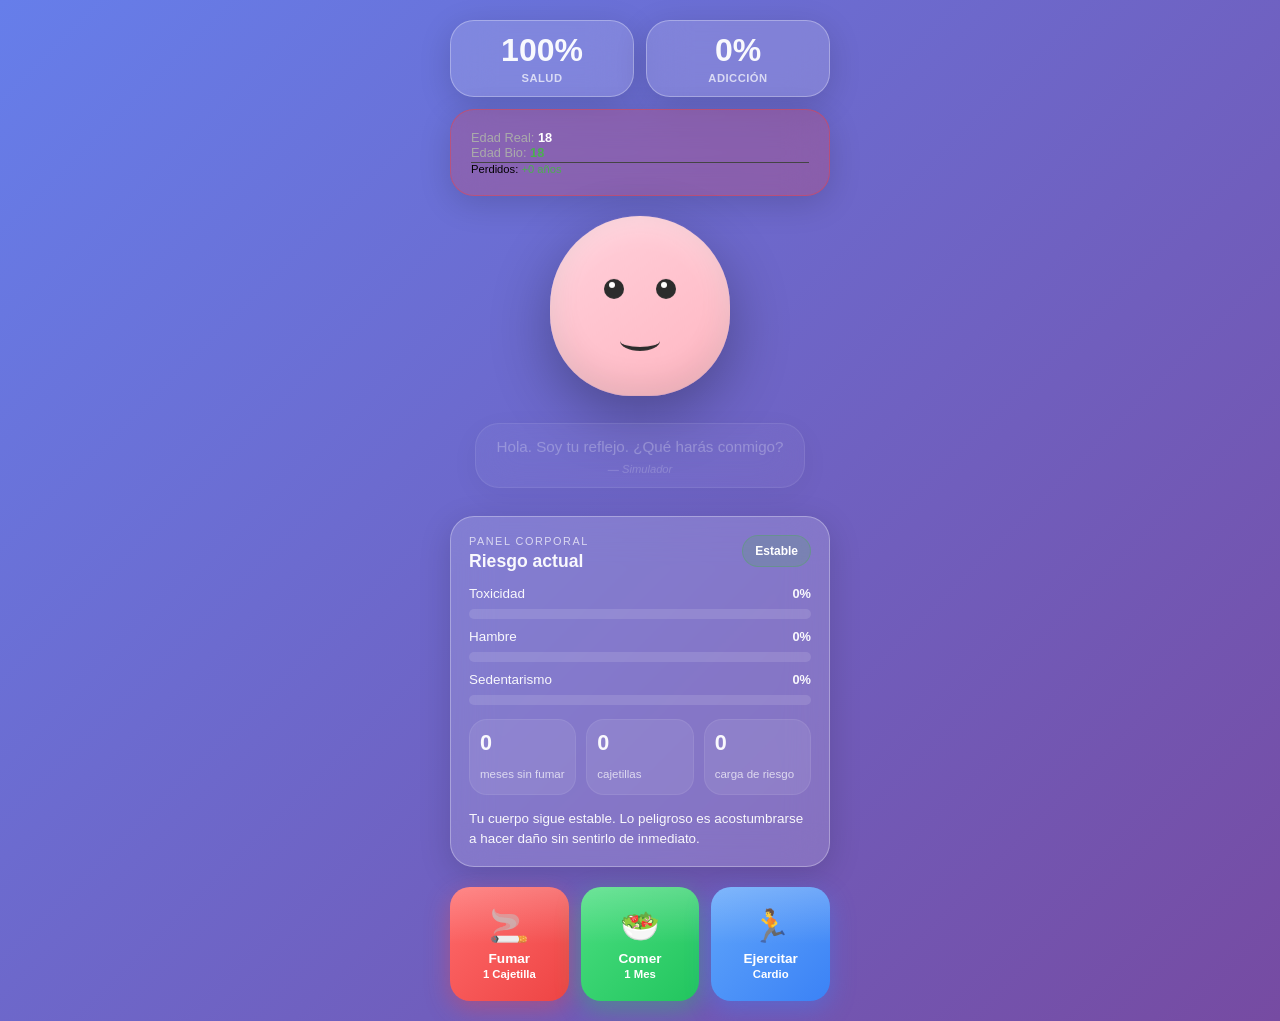
<file: index.html>
<!DOCTYPE html>
<html lang="es">

<head>
    <meta charset="UTF-8">
    <meta http-equiv="refresh" content="0; url=./webapp/">
    <meta name="viewport" content="width=device-width, initial-scale=1.0">
    <title>Viaje de Humo</title>
</head>

<body>
    <p>Redirigiendo al simulador... <a href="./webapp/">Abrir ahora</a></p>
</body>

</html>
</file>
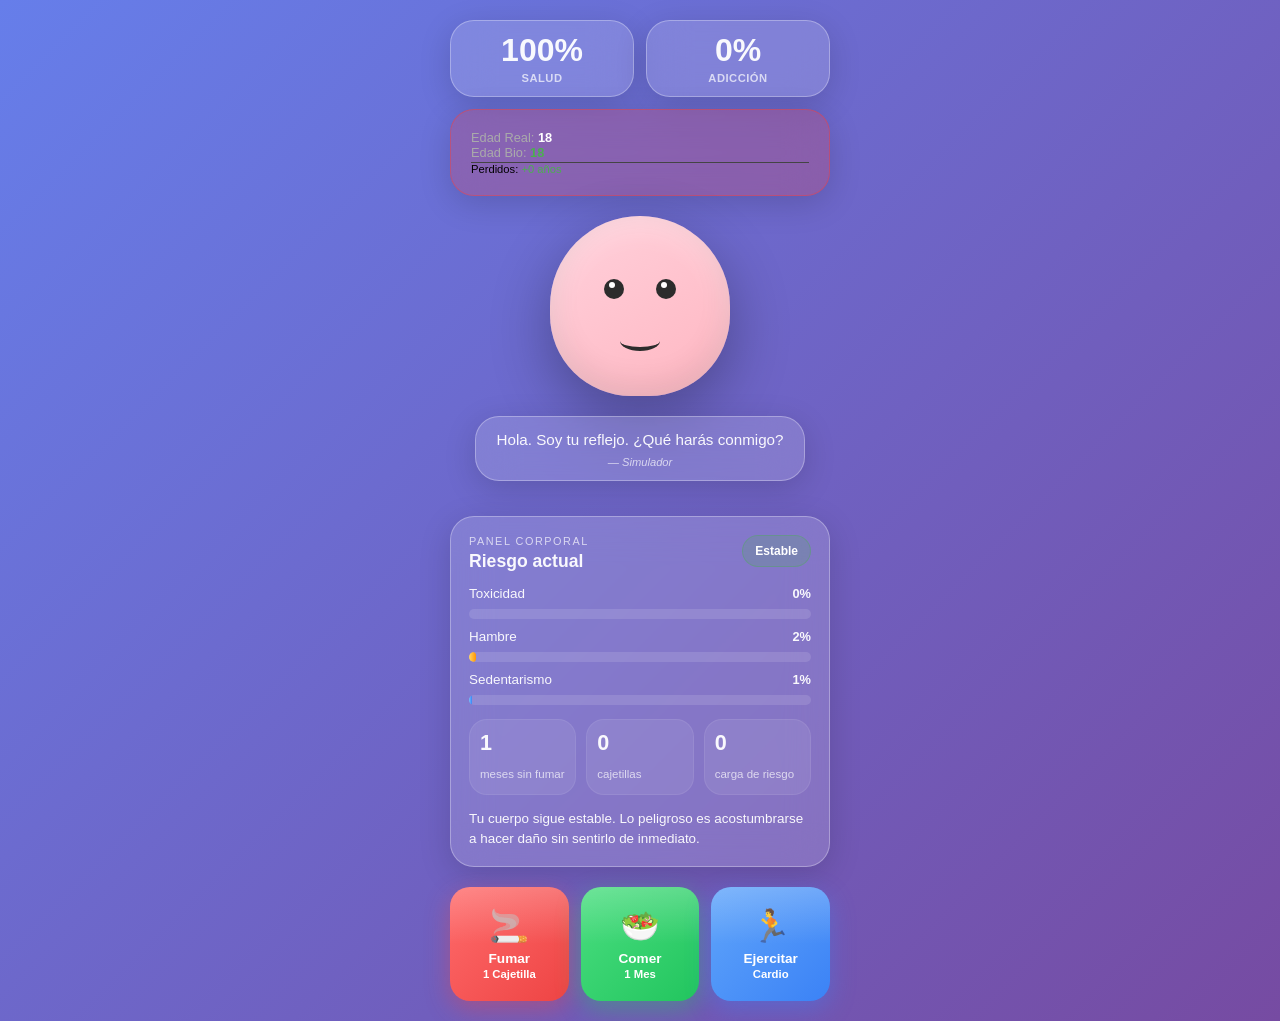
<file: webapp/index.html>
<!DOCTYPE html>
<html lang="es">

<head>
    <meta charset="UTF-8">
    <meta name="viewport"
        content="width=device-width, initial-scale=1.0, maximum-scale=1.0, user-scalable=no, viewport-fit=cover">
    <meta name="apple-mobile-web-app-capable" content="yes">
    <meta name="apple-mobile-web-app-status-bar-style" content="black-translucent">
    <meta name="description"
        content="Simulador interactivo de prevención para visualizar el impacto del tabaquismo, la alimentación y la actividad física en el cuerpo.">
    <meta name="theme-color" content="#667eea">
    <title>Viaje de Humo</title>
    <link rel="stylesheet" href="css/styles.css">
</head>

<body class="state-healthy">
    <div id="game-container">

        <!-- Stats Bar -->
        <header id="stats-bar">
            <div class="stat-card glass-card">
                <div id="health-value" class="stat-value">100%</div>
                <div class="stat-label">Salud</div>
            </div>
            <div class="stat-card glass-card" id="addiction-card">
                <div id="addiction-value" class="stat-value">0%</div>
                <div class="stat-label">Adicción</div>
            </div>
            <!-- Life Lost Widget (Apple Health Style) -->
            <div id="life-lost-card" class="glass-card hidden">
                <div id="life-lost-value" style="width:100%">
                    <!-- Injected by JS -->
                </div>
            </div>
        </header>

        <!-- Main Stage -->
        <main id="stage">
            <div id="character-container">
                <div id="character" class="state-healthy">
                    <div class="face">
                        <div class="eye left"></div>
                        <div class="eye right"></div>
                        <div class="mouth"></div>
                    </div>
                </div>
                <div id="smoke-cloud">💨</div>
                <div id="thought-bubble">🚬</div>
            </div>

            <div id="message-area">
                <div class="glass-card">
                    <p id="game-message">Hola. Soy tu reflejo. ¿Qué harás conmigo?</p>
                    <span id="message-source"></span>
                </div>
            </div>
        </main>

        <section id="status-panel" class="glass-card">
            <div class="panel-header">
                <div>
                    <p class="panel-eyebrow">Panel corporal</p>
                    <h1 class="panel-title">Riesgo actual</h1>
                </div>
                <div id="risk-pill" class="risk-pill risk-low">Estable</div>
            </div>

            <div class="meter-grid">
                <div class="meter-card">
                    <div class="meter-header">
                        <span>Toxicidad</span>
                        <strong id="toxicity-value">0%</strong>
                    </div>
                    <div class="meter-track">
                        <div id="toxicity-bar" class="meter-fill meter-danger"></div>
                    </div>
                </div>

                <div class="meter-card">
                    <div class="meter-header">
                        <span>Hambre</span>
                        <strong id="hunger-value">0%</strong>
                    </div>
                    <div class="meter-track">
                        <div id="hunger-bar" class="meter-fill meter-warning"></div>
                    </div>
                </div>

                <div class="meter-card">
                    <div class="meter-header">
                        <span>Sedentarismo</span>
                        <strong id="inactivity-value">0%</strong>
                    </div>
                    <div class="meter-track">
                        <div id="inactivity-bar" class="meter-fill meter-info"></div>
                    </div>
                </div>
            </div>

            <div id="summary-strip">
                <div class="summary-chip">
                    <strong id="streak-value">0</strong>
                    <span>meses sin fumar</span>
                </div>
                <div class="summary-chip">
                    <strong id="packs-value">0</strong>
                    <span>cajetillas</span>
                </div>
                <div class="summary-chip">
                    <strong id="risk-score-value">0</strong>
                    <span>carga de riesgo</span>
                </div>
            </div>

            <p id="risk-note">Tu cuerpo sigue estable. Lo peligroso en este juego es normalizar el daño antes de sentirlo.</p>
        </section>

        <!-- Controls -->
        <footer id="controls">
            <button id="btn-smoke" class="control-btn btn-danger">
                <span class="icon">🚬</span>
                <span class="label">Fumar<br><small>1 Cajetilla</small></span>
            </button>
            <button id="btn-heal" class="control-btn btn-success">
                <span class="icon">🥗</span>
                <span class="label">Comer<br><small>1 Mes</small></span>
            </button>
            <button id="btn-exercise" class="control-btn btn-info">
                <span class="icon">🏃</span>
                <span class="label">Ejercitar<br><small>Cardio</small></span>
            </button>
        </footer>
    </div>

    <!-- Game Over Modal -->
    <div id="modal-overlay">
        <div id="modal-content" class="glass-card">
            <h2 id="modal-title">Colapso</h2>
            <p id="modal-body">Tu cuerpo no pudo más.</p>
            <a href="https://www.who.int/es/news-room/fact-sheets/detail/tobacco" target="_blank"
                class="modal-btn primary">Necesito ayuda real</a>
            <button id="modal-reset" class="modal-btn secondary">Intentar de nuevo</button>
        </div>
    </div>

    <script src="js/app.js"></script>
</body>

</html>
</file>
<file: webapp/css/styles.css>
:root {
    /* Apple-inspired Color System */
    --bg-gradient-healthy: linear-gradient(135deg, #667eea 0%, #764ba2 100%);
    --bg-gradient-warning: linear-gradient(135deg, #f093fb 0%, #f5576c 100%);
    --bg-gradient-danger: linear-gradient(135deg, #434343 0%, #000000 100%);

    /* Glass Effects */
    --glass-bg: rgba(255, 255, 255, 0.15);
    --glass-border: rgba(255, 255, 255, 0.3);
    --glass-shadow: 0 8px 32px rgba(0, 0, 0, 0.15);
    --glass-blur: blur(20px);

    /* Typography */
    --font-primary: -apple-system, BlinkMacSystemFont, 'SF Pro Display', 'Segoe UI', Roboto, sans-serif;

    /* Semantic Colors */
    --color-success: #34C759;
    --color-warning: #FF9500;
    --color-danger: #FF3B30;
    --color-text-primary: rgba(255, 255, 255, 0.95);
    --color-text-secondary: rgba(255, 255, 255, 0.7);

    /* Spacing */
    --spacing-xs: 8px;
    --spacing-sm: 12px;
    --spacing-md: 20px;
    --spacing-lg: 32px;

    /* Animation */
    --ease-apple: cubic-bezier(0.25, 0.46, 0.45, 0.94);
    --ease-bounce: cubic-bezier(0.68, -0.55, 0.265, 1.55);
}

* {
    box-sizing: border-box;
    margin: 0;
    padding: 0;
    -webkit-tap-highlight-color: transparent;
}

body {
    font-family: var(--font-primary);
    min-height: 100vh;
    background: var(--bg-gradient-healthy);
    display: flex;
    justify-content: center;
    align-items: center;
    transition: background 2s var(--ease-apple);
    overflow-x: hidden;
    overflow-y: auto;
}

body.state-warning {
    background: var(--bg-gradient-warning);
}

body.state-danger {
    background: var(--bg-gradient-danger);
}

#game-container {
    width: 100%;
    max-width: 420px;
    min-height: 100vh;
    display: flex;
    flex-direction: column;
    padding: var(--spacing-md);
    gap: var(--spacing-md);
    position: relative;
}

/* === GLASS CARD COMPONENT === */
.glass-card {
    background: var(--glass-bg);
    backdrop-filter: var(--glass-blur);
    -webkit-backdrop-filter: var(--glass-blur);
    border-radius: 24px;
    border: 1px solid var(--glass-border);
    box-shadow: var(--glass-shadow);
    padding: var(--spacing-md);
}

/* === HEADER STATS === */
#stats-bar {
    display: grid;
    grid-template-columns: 1fr 1fr;
    gap: var(--spacing-sm);
}

.stat-card {
    text-align: center;
    padding: var(--spacing-sm);
}

.stat-value {
    font-size: 2rem;
    font-weight: 700;
    color: var(--color-text-primary);
    line-height: 1.1;
}

.stat-label {
    font-size: 0.7rem;
    font-weight: 600;
    text-transform: uppercase;
    letter-spacing: 0.5px;
    color: var(--color-text-secondary);
    margin-top: 4px;
}

.stat-critical .stat-value {
    color: var(--color-danger);
}

.stat-warning .stat-value {
    color: var(--color-warning);
}

/* Life Lost Indicator */
#life-lost-card {
    grid-column: 1 / -1;
    display: flex;
    align-items: center;
    gap: var(--spacing-sm);
    background: rgba(255, 59, 48, 0.2);
    border-color: rgba(255, 59, 48, 0.4);
}

#life-lost-card .icon {
    font-size: 1.5rem;
}

#life-lost-card .stat-value {
    font-size: 1.2rem;
    color: #FF6B6B;
}

/* === MAIN STAGE === */
#stage {
    flex: 1;
    min-height: 260px;
    display: flex;
    flex-direction: column;
    justify-content: center;
    align-items: center;
    position: relative;
}

/* Character Container */
#character-container {
    position: relative;
    width: 180px;
    height: 180px;
}

#character {
    width: 100%;
    height: 100%;
    background: linear-gradient(145deg, #FFD1DC 0%, #FFB6C1 100%);
    border-radius: 50% 50% 45% 45%;
    position: relative;
    box-shadow:
        0 20px 60px rgba(0, 0, 0, 0.3),
        inset 0 -10px 30px rgba(0, 0, 0, 0.1),
        inset 0 10px 30px rgba(255, 255, 255, 0.3);
    transition: all 0.8s var(--ease-apple);
    animation: float 4s ease-in-out infinite;
}

@keyframes float {

    0%,
    100% {
        transform: translateY(0);
    }

    50% {
        transform: translateY(-10px);
    }
}

/* Character States */
#character.state-sick {
    background: linear-gradient(145deg, #E8D5B7 0%, #C4A77D 100%);
    animation: float 6s ease-in-out infinite;
}

#character.state-critical {
    background: linear-gradient(145deg, #8B9A8B 0%, #5A6B5A 100%);
    animation: tremble 0.3s infinite;
}

@keyframes tremble {

    0%,
    100% {
        transform: translateX(0);
    }

    25% {
        transform: translateX(-2px) rotate(-1deg);
    }

    75% {
        transform: translateX(2px) rotate(1deg);
    }
}

/* Face Features */
.face {
    position: relative;
    width: 100%;
    height: 100%;
}

@keyframes bounce {

    0%,
    100% {
        transform: scale(1);
    }

    50% {
        transform: scale(0.95) translateY(10px);
    }
}

.bounce {
    animation: bounce 0.5s var(--ease-bounce);
}

@keyframes shake {

    0%,
    100% {
        transform: translateX(0);
    }

    25% {
        transform: translateX(-4px);
    }

    75% {
        transform: translateX(4px);
    }
}

.shake {
    animation: shake 0.35s ease-in-out;
}

.eye {
    position: absolute;
    top: 35%;
    width: 20px;
    height: 20px;
    background: #2C2C2C;
    border-radius: 50%;
    animation: blink 4s infinite;
}

.eye.left {
    left: 30%;
}

.eye.right {
    right: 30%;
}

.eye::after {
    content: '';
    position: absolute;
    top: 3px;
    left: 5px;
    width: 6px;
    height: 6px;
    background: white;
    border-radius: 50%;
}

@keyframes blink {

    0%,
    45%,
    55%,
    100% {
        transform: scaleY(1);
    }

    50% {
        transform: scaleY(0.1);
    }
}

.mouth {
    position: absolute;
    bottom: 25%;
    left: 50%;
    transform: translateX(-50%);
    width: 40px;
    height: 20px;
    border-bottom: 4px solid #2C2C2C;
    border-radius: 0 0 50% 50%;
    transition: all 0.3s;
}

#character.state-sick .mouth {
    border-bottom: none;
    border-top: 4px solid #555;
    border-radius: 50% 50% 0 0;
}

#character.state-critical .mouth {
    width: 25px;
    height: 25px;
    border: 4px solid #333;
    border-radius: 50%;
}

/* Thought Bubble */
#thought-bubble {
    position: absolute;
    top: -30px;
    right: -20px;
    background: white;
    border-radius: 20px;
    padding: 10px 15px;
    font-size: 1.2rem;
    box-shadow: 0 4px 15px rgba(0, 0, 0, 0.2);
    opacity: 0;
    transform: scale(0.5);
    transition: all 0.4s var(--ease-bounce);
}

#thought-bubble.visible {
    opacity: 1;
    transform: scale(1);
}

#thought-bubble::before {
    content: '';
    position: absolute;
    bottom: -8px;
    left: 20px;
    width: 12px;
    height: 12px;
    background: white;
    border-radius: 50%;
}

/* Smoke Effect */
#smoke-cloud {
    position: absolute;
    top: -40px;
    font-size: 3rem;
    opacity: 0;
    pointer-events: none;
}

#smoke-cloud.active {
    animation: smoke 2s ease-out forwards;
}

@keyframes smoke {
    0% {
        opacity: 0;
        transform: translateY(20px) scale(0.5);
    }

    30% {
        opacity: 0.8;
    }

    100% {
        opacity: 0;
        transform: translateY(-80px) scale(1.5);
    }
}

/* === MESSAGE AREA === */
#message-area {
    min-height: 80px;
    margin-top: var(--spacing-md);
    text-align: center;
}

#message-area .glass-card {
    padding: var(--spacing-sm) var(--spacing-md);
    opacity: 0;
    transform: translateY(10px);
    transition: all 0.4s var(--ease-apple);
}

#message-area .glass-card.visible {
    opacity: 1;
    transform: translateY(0);
}

#game-message {
    color: var(--color-text-primary);
    font-size: 0.95rem;
    font-weight: 500;
    line-height: 1.4;
}

#message-source {
    display: block;
    margin-top: 6px;
    font-size: 0.7rem;
    color: var(--color-text-secondary);
    font-style: italic;
}

/* === STATUS PANEL === */
#status-panel {
    display: flex;
    flex-direction: column;
    gap: 14px;
    padding: 18px;
}

.panel-header {
    display: flex;
    justify-content: space-between;
    align-items: flex-start;
    gap: 12px;
}

.panel-eyebrow {
    font-size: 0.68rem;
    text-transform: uppercase;
    letter-spacing: 0.14em;
    color: var(--color-text-secondary);
    margin-bottom: 4px;
}

.panel-title {
    color: var(--color-text-primary);
    font-size: 1.1rem;
    font-weight: 700;
}

.risk-pill {
    padding: 8px 12px;
    border-radius: 999px;
    font-size: 0.75rem;
    font-weight: 700;
    white-space: nowrap;
    color: #fff;
    background: rgba(76, 175, 80, 0.2);
    border: 1px solid rgba(76, 175, 80, 0.35);
}

.risk-pill.risk-low {
    background: rgba(76, 175, 80, 0.18);
    border-color: rgba(76, 175, 80, 0.35);
}

.risk-pill.risk-medium {
    background: rgba(255, 152, 0, 0.2);
    border-color: rgba(255, 152, 0, 0.35);
}

.risk-pill.risk-high,
.risk-pill.risk-critical {
    background: rgba(255, 59, 48, 0.2);
    border-color: rgba(255, 59, 48, 0.4);
}

.meter-grid {
    display: grid;
    gap: 10px;
}

.meter-card {
    display: flex;
    flex-direction: column;
    gap: 8px;
}

.meter-header {
    display: flex;
    justify-content: space-between;
    align-items: center;
    color: var(--color-text-primary);
    font-size: 0.84rem;
}

.meter-header strong {
    font-size: 0.8rem;
}

.meter-track {
    width: 100%;
    height: 10px;
    border-radius: 999px;
    background: rgba(255, 255, 255, 0.12);
    overflow: hidden;
}

.meter-fill {
    width: 0;
    height: 100%;
    border-radius: inherit;
    transition: width 0.45s ease, filter 0.45s ease;
}

.meter-danger {
    background: linear-gradient(90deg, #ff9a8b 0%, #ff3b30 100%);
}

.meter-warning {
    background: linear-gradient(90deg, #ffd76a 0%, #ff9500 100%);
}

.meter-info {
    background: linear-gradient(90deg, #74c6ff 0%, #3b82f6 100%);
}

#summary-strip {
    display: grid;
    grid-template-columns: repeat(3, minmax(0, 1fr));
    gap: 10px;
}

.summary-chip {
    min-height: 76px;
    padding: 12px 10px;
    border-radius: 18px;
    background: rgba(255, 255, 255, 0.08);
    border: 1px solid rgba(255, 255, 255, 0.08);
    display: flex;
    flex-direction: column;
    justify-content: space-between;
    gap: 8px;
}

.summary-chip strong {
    color: var(--color-text-primary);
    font-size: 1.35rem;
    line-height: 1;
}

.summary-chip span {
    color: var(--color-text-secondary);
    font-size: 0.72rem;
    line-height: 1.3;
}

#risk-note {
    color: var(--color-text-primary);
    font-size: 0.84rem;
    line-height: 1.45;
}

/* === CONTROLS === */
#controls {
    display: flex;
    gap: var(--spacing-sm);
}

.control-btn {
    flex: 1;
    border: none;
    border-radius: 20px;
    padding: var(--spacing-md);
    font-family: var(--font-primary);
    font-size: 1rem;
    font-weight: 600;
    color: white;
    cursor: pointer;
    display: flex;
    flex-direction: column;
    align-items: center;
    gap: 6px;
    transition: all 0.2s var(--ease-apple);
    position: relative;
    overflow: hidden;
}

.control-btn::before {
    content: '';
    position: absolute;
    top: 0;
    left: 0;
    right: 0;
    height: 50%;
    background: linear-gradient(to bottom, rgba(255, 255, 255, 0.2), transparent);
    pointer-events: none;
}

.control-btn:active {
    transform: scale(0.95);
}

.btn-danger {
    background: linear-gradient(135deg, #FF6B6B 0%, #EE4444 100%);
    box-shadow: 0 8px 25px rgba(238, 68, 68, 0.4);
}

.btn-success {
    background: linear-gradient(135deg, #4ADE80 0%, #22C55E 100%);
    box-shadow: 0 8px 25px rgba(34, 197, 94, 0.4);
}

.btn-info {
    background: linear-gradient(135deg, #60A5FA 0%, #3B82F6 100%);
    box-shadow: 0 8px 25px rgba(59, 130, 246, 0.4);
}

.control-btn .icon {
    font-size: 2rem;
}

.control-btn .label {
    font-size: 0.85rem;
}

/* === MODAL === */
#modal-overlay {
    position: fixed;
    inset: 0;
    background: rgba(0, 0, 0, 0.7);
    backdrop-filter: blur(10px);
    display: flex;
    justify-content: center;
    align-items: center;
    z-index: 100;
    opacity: 0;
    pointer-events: none;
    transition: opacity 0.4s var(--ease-apple);
}

#modal-overlay.visible {
    opacity: 1;
    pointer-events: auto;
}

#modal-content {
    width: 90%;
    max-width: 340px;
    text-align: center;
}

#modal-title {
    font-size: 1.8rem;
    font-weight: 700;
    color: var(--color-danger);
    margin-bottom: var(--spacing-sm);
}

#modal-body {
    color: var(--color-text-secondary);
    font-size: 0.95rem;
    line-height: 1.5;
    margin-bottom: var(--spacing-md);
}

.modal-btn {
    display: block;
    width: 100%;
    padding: 14px;
    border: none;
    border-radius: 14px;
    font-family: var(--font-primary);
    font-size: 1rem;
    font-weight: 600;
    cursor: pointer;
    margin-bottom: var(--spacing-sm);
    transition: transform 0.2s;
}

.modal-btn:active {
    transform: scale(0.97);
}

.modal-btn.primary {
    background: linear-gradient(135deg, #3B82F6 0%, #2563EB 100%);
    color: white;
}

.modal-btn.secondary {
    background: rgba(255, 255, 255, 0.1);
    color: var(--color-text-primary);
}

.modal-btn:disabled {
    opacity: 0.55;
    cursor: not-allowed;
}

/* Utility */
.hidden {
    display: none !important;
}

@media (max-width: 480px) {
    #game-container {
        padding: 16px;
    }

    #character-container {
        width: 160px;
        height: 160px;
    }

    #summary-strip {
        grid-template-columns: repeat(2, minmax(0, 1fr));
    }

    .summary-chip:last-child {
        grid-column: 1 / -1;
    }
}
</file>
